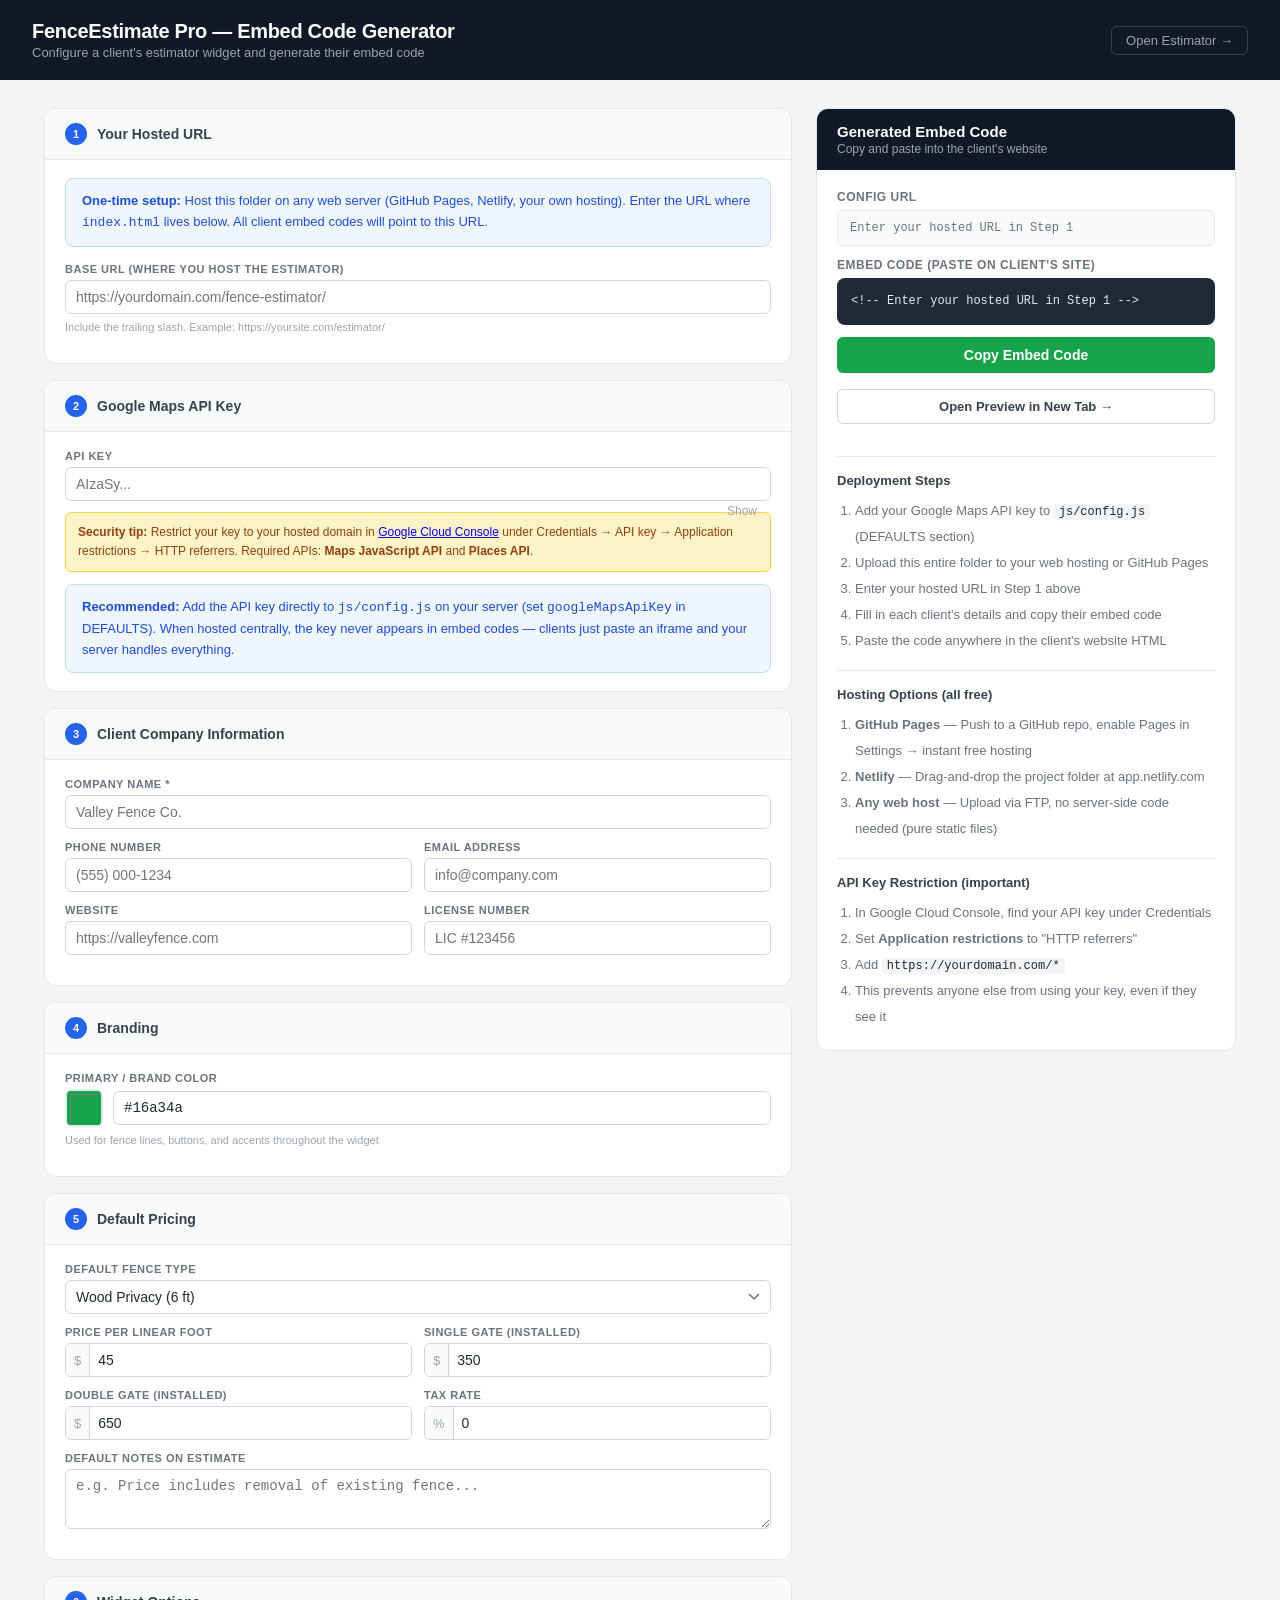
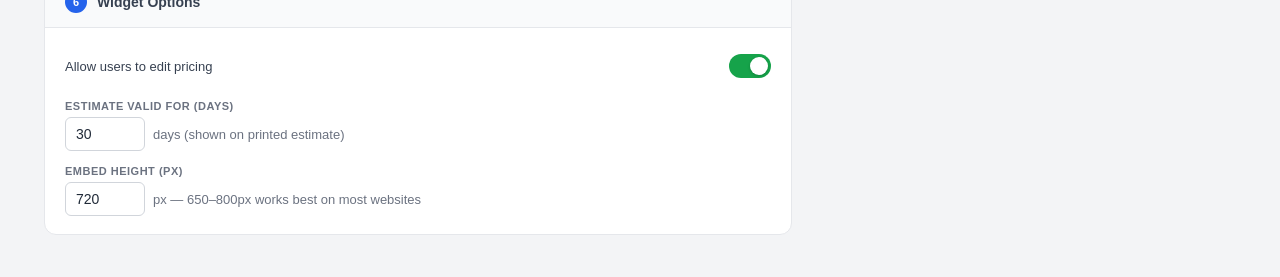
<file: admin.html>
<!DOCTYPE html>
<html lang="en">
<head>
<meta charset="UTF-8">
<meta name="viewport" content="width=device-width, initial-scale=1.0">
<title>FenceEstimate Pro — Embed Code Generator</title>
<style>
*,*::before,*::after{box-sizing:border-box;margin:0;padding:0}
body{font-family:-apple-system,BlinkMacSystemFont,'Segoe UI',Roboto,sans-serif;font-size:14px;color:#1f2937;background:#f3f4f6;min-height:100vh}

/* ── HEADER ── */
.admin-header{background:#111827;color:#fff;padding:20px 32px;display:flex;align-items:center;justify-content:space-between;gap:16px;flex-wrap:wrap}
.admin-header h1{font-size:20px;font-weight:700;letter-spacing:-.3px}
.admin-header p{font-size:13px;color:#9ca3af;margin-top:2px}
.back-link{color:#9ca3af;font-size:13px;text-decoration:none;padding:6px 14px;border:1px solid #374151;border-radius:6px;white-space:nowrap;transition:color .15s,border-color .15s}
.back-link:hover{color:#fff;border-color:#6b7280}

/* ── LAYOUT ── */
.admin-body{max-width:1240px;margin:0 auto;padding:28px 24px;display:grid;grid-template-columns:1fr 420px;gap:24px;align-items:start}
@media(max-width:860px){.admin-body{grid-template-columns:1fr}}

/* ── CARDS ── */
.card{background:#fff;border:1px solid #e5e7eb;border-radius:12px;overflow:hidden;margin-bottom:16px}
.card-head{padding:14px 20px;background:#f9fafb;border-bottom:1px solid #e5e7eb;display:flex;align-items:center;gap:10px}
.card-head h2{font-size:14px;font-weight:700;color:#374151}
.card-num{width:22px;height:22px;border-radius:50%;background:#2563eb;color:#fff;font-size:11px;font-weight:700;display:flex;align-items:center;justify-content:center;flex-shrink:0}
.card-body{padding:18px 20px}

/* ── FORM ── */
.form-row{display:grid;grid-template-columns:1fr 1fr;gap:12px;margin-bottom:12px}
.form-row.single{grid-template-columns:1fr}
.form-group{display:flex;flex-direction:column;gap:5px}
.form-group label{font-size:11px;font-weight:700;text-transform:uppercase;letter-spacing:.5px;color:#6b7280}
.form-group input,.form-group select,.form-group textarea{border:1px solid #d1d5db;border-radius:6px;padding:8px 10px;font-size:14px;color:#1f2937;outline:none;transition:border-color .15s;background:#fff;width:100%}
.form-group input:focus,.form-group select:focus,.form-group textarea:focus{border-color:#2563eb}
.form-group textarea{resize:vertical;min-height:60px}
.form-group .hint{font-size:11px;color:#9ca3af;margin-top:2px}
.form-group select{-webkit-appearance:none;appearance:none;background-image:url("data:image/svg+xml,%3Csvg xmlns='http://www.w3.org/2000/svg' width='12' height='8' viewBox='0 0 12 8'%3E%3Cpath d='M1 1l5 5 5-5' stroke='%236b7280' stroke-width='1.5' fill='none'/%3E%3C/svg%3E");background-repeat:no-repeat;background-position:right 10px center;padding-right:28px}

/* Color picker */
.color-row{display:flex;align-items:center;gap:10px}
.color-swatch{width:38px;height:38px;border-radius:6px;border:2px solid #e5e7eb;cursor:pointer;flex-shrink:0;padding:0;overflow:hidden}
.color-swatch input[type="color"]{width:56px;height:56px;border:none;cursor:pointer;transform:translate(-9px,-9px);background:none}
.color-hex{flex:1;font-family:monospace;font-size:13px}

/* Input with prefix */
.input-prefix{display:flex;border:1px solid #d1d5db;border-radius:6px;overflow:hidden;transition:border-color .15s}
.input-prefix:focus-within{border-color:#2563eb}
.input-prefix span{background:#f9fafb;padding:0 8px;color:#9ca3af;font-size:13px;border-right:1px solid #d1d5db;display:flex;align-items:center}
.input-prefix input{border:none!important;border-radius:0!important;padding:8px 8px!important;flex:1;min-width:0}

/* Toggle */
.toggle-row{display:flex;align-items:center;justify-content:space-between;padding:8px 0}
.toggle-row label{font-size:13px;color:#374151;font-weight:500}
.toggle{position:relative;width:42px;height:24px}
.toggle input{opacity:0;width:0;height:0}
.toggle-slider{position:absolute;inset:0;background:#d1d5db;border-radius:12px;cursor:pointer;transition:background .2s}
.toggle-slider::before{content:'';position:absolute;width:18px;height:18px;left:3px;top:3px;background:#fff;border-radius:50%;transition:transform .2s;box-shadow:0 1px 3px rgba(0,0,0,.2)}
.toggle input:checked + .toggle-slider{background:#16a34a}
.toggle input:checked + .toggle-slider::before{transform:translateX(18px)}

/* ── RIGHT PANEL ── */
.embed-card{background:#fff;border:1px solid #e5e7eb;border-radius:12px;overflow:hidden;position:sticky;top:24px}
.embed-card-head{padding:14px 20px;background:#111827;color:#fff}
.embed-card-head h2{font-size:15px;font-weight:700}
.embed-card-head p{font-size:12px;color:#9ca3af;margin-top:2px}
.embed-body{padding:20px}

.url-display{background:#f9fafb;border:1px solid #e5e7eb;border-radius:6px;padding:10px 12px;font-size:12px;color:#6b7280;word-break:break-all;margin-bottom:12px;font-family:monospace;max-height:60px;overflow-y:auto}

.code-block{position:relative;background:#1f2937;color:#e2e8f0;border-radius:8px;padding:14px;font-family:monospace;font-size:12px;line-height:1.6;white-space:pre-wrap;word-break:break-all;margin-bottom:12px;max-height:180px;overflow-y:auto}

.btn-copy{width:100%;padding:10px;background:#16a34a;color:#fff;border:none;border-radius:6px;font-size:14px;font-weight:700;cursor:pointer;transition:background .15s;margin-bottom:16px}
.btn-copy:hover{background:#15803d}
.btn-copy.copied{background:#2563eb}

.preview-btn{width:100%;padding:9px;background:#fff;border:1px solid #d1d5db;border-radius:6px;font-size:13px;color:#374151;cursor:pointer;transition:background .15s;margin-bottom:16px;font-weight:600}
.preview-btn:hover{background:#f9fafb}

.divider{border:none;border-top:1px solid #e5e7eb;margin:16px 0}

.instructions h3{font-size:13px;font-weight:700;color:#374151;margin-bottom:10px}
.instructions ol{padding-left:18px;color:#6b7280;font-size:13px;line-height:2}
.instructions code{background:#f3f4f6;padding:1px 5px;border-radius:4px;font-family:monospace;font-size:12px;color:#1f2937}
.instructions a{color:#2563eb}

/* ── NOTICE BANNER ── */
.notice{background:#eff6ff;border:1px solid #bfdbfe;border-radius:8px;padding:12px 16px;font-size:13px;color:#1d4ed8;margin-bottom:16px;line-height:1.6}
.notice strong{font-weight:700}

/* ── HEIGHT CONTROL ── */
.height-preview{display:flex;align-items:center;gap:8px}
.height-preview input{width:80px}
.height-preview span{color:#6b7280;font-size:13px}

/* ── API KEY SECTION ── */
.apikey-group{position:relative}
.apikey-toggle{position:absolute;right:10px;top:50%;transform:translateY(-50%);background:none;border:none;cursor:pointer;color:#9ca3af;font-size:12px;padding:2px 4px}
.apikey-group input{padding-right:60px}
.api-warning{background:#fef3c7;border:1px solid #fcd34d;border-radius:6px;padding:10px 12px;font-size:12px;color:#92400e;margin-top:6px;line-height:1.6}
</style>
</head>
<body>

<header class="admin-header">
    <div>
        <h1>FenceEstimate Pro — Embed Code Generator</h1>
        <p>Configure a client's estimator widget and generate their embed code</p>
    </div>
    <a href="index.html" class="back-link">Open Estimator &rarr;</a>
</header>

<div class="admin-body">

    <!-- ===== LEFT: CONFIGURATION FORM ===== -->
    <div class="form-column">

        <!-- STEP 1: Hosted URL -->
        <div class="card">
            <div class="card-head"><div class="card-num">1</div><h2>Your Hosted URL</h2></div>
            <div class="card-body">
                <div class="notice">
                    <strong>One-time setup:</strong> Host this folder on any web server (GitHub Pages, Netlify, your own hosting).
                    Enter the URL where <code>index.html</code> lives below. All client embed codes will point to this URL.
                </div>
                <div class="form-row single">
                    <div class="form-group">
                        <label>Base URL (where you host the estimator)</label>
                        <input type="url" id="base-url" placeholder="https://yourdomain.com/fence-estimator/" value="" />
                        <span class="hint">Include the trailing slash. Example: https://yoursite.com/estimator/</span>
                    </div>
                </div>
            </div>
        </div>

        <!-- STEP 2: Google Maps API Key -->
        <div class="card">
            <div class="card-head"><div class="card-num">2</div><h2>Google Maps API Key</h2></div>
            <div class="card-body">
                <div class="form-row single">
                    <div class="form-group apikey-group">
                        <label>API Key</label>
                        <input type="password" id="api-key" placeholder="AIzaSy..." autocomplete="off" />
                        <button class="apikey-toggle" type="button" onclick="toggleApiKeyVisibility()">Show</button>
                        <div class="api-warning">
                            <strong>Security tip:</strong> Restrict your key to your hosted domain in
                            <a href="https://console.cloud.google.com" target="_blank">Google Cloud Console</a>
                            under Credentials &rarr; API key &rarr; Application restrictions &rarr; HTTP referrers.
                            Required APIs: <strong>Maps JavaScript API</strong> and <strong>Places API</strong>.
                        </div>
                    </div>
                </div>
                <div class="notice" style="margin-top:10px;margin-bottom:0">
                    <strong>Recommended:</strong> Add the API key directly to <code>js/config.js</code> on your server
                    (set <code>googleMapsApiKey</code> in DEFAULTS). When hosted centrally, the key never appears in embed codes —
                    clients just paste an iframe and your server handles everything.
                </div>
            </div>
        </div>

        <!-- STEP 3: Company Information -->
        <div class="card">
            <div class="card-head"><div class="card-num">3</div><h2>Client Company Information</h2></div>
            <div class="card-body">
                <div class="form-row single">
                    <div class="form-group">
                        <label>Company Name *</label>
                        <input type="text" id="company-name" placeholder="Valley Fence Co." maxlength="60" />
                    </div>
                </div>
                <div class="form-row">
                    <div class="form-group">
                        <label>Phone Number</label>
                        <input type="tel" id="phone" placeholder="(555) 000-1234" />
                    </div>
                    <div class="form-group">
                        <label>Email Address</label>
                        <input type="email" id="email" placeholder="info@company.com" />
                    </div>
                </div>
                <div class="form-row">
                    <div class="form-group">
                        <label>Website</label>
                        <input type="url" id="website" placeholder="https://valleyfence.com" />
                    </div>
                    <div class="form-group">
                        <label>License Number</label>
                        <input type="text" id="license" placeholder="LIC #123456" />
                    </div>
                </div>
            </div>
        </div>

        <!-- STEP 4: Branding -->
        <div class="card">
            <div class="card-head"><div class="card-num">4</div><h2>Branding</h2></div>
            <div class="card-body">
                <div class="form-row single">
                    <div class="form-group">
                        <label>Primary / Brand Color</label>
                        <div class="color-row">
                            <div class="color-swatch" id="color-swatch-wrap">
                                <input type="color" id="color-picker" value="#16a34a" />
                            </div>
                            <input type="text" id="color-hex" class="color-hex" value="#16a34a" maxlength="7" placeholder="#16a34a" />
                        </div>
                        <span class="hint">Used for fence lines, buttons, and accents throughout the widget</span>
                    </div>
                </div>
            </div>
        </div>

        <!-- STEP 5: Default Pricing -->
        <div class="card">
            <div class="card-head"><div class="card-num">5</div><h2>Default Pricing</h2></div>
            <div class="card-body">
                <div class="form-row single">
                    <div class="form-group">
                        <label>Default Fence Type</label>
                        <select id="fence-type">
                            <option value="wood">Wood Privacy (6 ft)</option>
                            <option value="vinyl">Vinyl Privacy (6 ft)</option>
                            <option value="chain-link">Chain Link</option>
                            <option value="aluminum">Aluminum Ornamental</option>
                            <option value="split-rail">Split Rail (3-rail)</option>
                            <option value="custom">Custom / Other</option>
                        </select>
                    </div>
                </div>
                <div class="form-row">
                    <div class="form-group">
                        <label>Price Per Linear Foot</label>
                        <div class="input-prefix">
                            <span>$</span>
                            <input type="number" id="per-foot" value="45" min="0" step="0.01" />
                        </div>
                    </div>
                    <div class="form-group">
                        <label>Single Gate (installed)</label>
                        <div class="input-prefix">
                            <span>$</span>
                            <input type="number" id="single-gate" value="350" min="0" step="1" />
                        </div>
                    </div>
                </div>
                <div class="form-row">
                    <div class="form-group">
                        <label>Double Gate (installed)</label>
                        <div class="input-prefix">
                            <span>$</span>
                            <input type="number" id="double-gate" value="650" min="0" step="1" />
                        </div>
                    </div>
                    <div class="form-group">
                        <label>Tax Rate</label>
                        <div class="input-prefix">
                            <span>%</span>
                            <input type="number" id="tax-rate" value="0" min="0" max="30" step="0.1" />
                        </div>
                    </div>
                </div>
                <div class="form-row single">
                    <div class="form-group">
                        <label>Default Notes on Estimate</label>
                        <textarea id="default-notes" placeholder="e.g. Price includes removal of existing fence..."></textarea>
                    </div>
                </div>
            </div>
        </div>

        <!-- STEP 6: Options -->
        <div class="card">
            <div class="card-head"><div class="card-num">6</div><h2>Widget Options</h2></div>
            <div class="card-body">
                <div class="toggle-row">
                    <label for="allow-edit">Allow users to edit pricing</label>
                    <label class="toggle">
                        <input type="checkbox" id="allow-edit" checked />
                        <span class="toggle-slider"></span>
                    </label>
                </div>
                <div class="form-group" style="margin-top:14px">
                    <label>Estimate Valid For (days)</label>
                    <div class="height-preview">
                        <input type="number" id="valid-days" value="30" min="1" max="365" style="width:80px" />
                        <span>days (shown on printed estimate)</span>
                    </div>
                </div>
                <div class="form-group" style="margin-top:14px">
                    <label>Embed Height (px)</label>
                    <div class="height-preview">
                        <input type="number" id="embed-height" value="720" min="400" max="1200" style="width:80px" />
                        <span>px &mdash; 650–800px works best on most websites</span>
                    </div>
                </div>
            </div>
        </div>

    </div><!-- /.form-column -->

    <!-- ===== RIGHT: OUTPUT ===== -->
    <div class="output-column">
        <div class="embed-card">
            <div class="embed-card-head">
                <h2>Generated Embed Code</h2>
                <p>Copy and paste into the client's website</p>
            </div>
            <div class="embed-body">

                <div style="font-size:12px;font-weight:700;text-transform:uppercase;letter-spacing:.5px;color:#6b7280;margin-bottom:6px">
                    Config URL
                </div>
                <div class="url-display" id="config-url">Fill in the form to generate...</div>

                <div style="font-size:12px;font-weight:700;text-transform:uppercase;letter-spacing:.5px;color:#6b7280;margin:12px 0 6px">
                    Embed Code (paste on client's site)
                </div>
                <div class="code-block" id="embed-code-block">&lt;!-- Fill in the form above --&gt;</div>

                <button class="btn-copy" id="copy-btn" onclick="copyEmbedCode()">
                    Copy Embed Code
                </button>

                <button class="preview-btn" onclick="openPreview()">
                    Open Preview in New Tab &rarr;
                </button>

                <hr class="divider">

                <div class="instructions">
                    <h3>Deployment Steps</h3>
                    <ol>
                        <li>Add your Google Maps API key to <code>js/config.js</code> (DEFAULTS section)</li>
                        <li>Upload this entire folder to your web hosting or GitHub Pages</li>
                        <li>Enter your hosted URL in Step 1 above</li>
                        <li>Fill in each client's details and copy their embed code</li>
                        <li>Paste the code anywhere in the client's website HTML</li>
                    </ol>

                    <hr class="divider">
                    <h3>Hosting Options (all free)</h3>
                    <ol>
                        <li><strong>GitHub Pages</strong> — Push to a GitHub repo, enable Pages in Settings &rarr; instant free hosting</li>
                        <li><strong>Netlify</strong> — Drag-and-drop the project folder at app.netlify.com</li>
                        <li><strong>Any web host</strong> — Upload via FTP, no server-side code needed (pure static files)</li>
                    </ol>

                    <hr class="divider">
                    <h3>API Key Restriction (important)</h3>
                    <ol>
                        <li>In Google Cloud Console, find your API key under Credentials</li>
                        <li>Set <strong>Application restrictions</strong> to "HTTP referrers"</li>
                        <li>Add <code>https://yourdomain.com/*</code></li>
                        <li>This prevents anyone else from using your key, even if they see it</li>
                    </ol>
                </div>

            </div>
        </div>
    </div>

</div><!-- /.admin-body -->

<script>
// ── Inputs that trigger embed regeneration ──
const INPUTS = [
    'base-url','api-key','company-name','phone','email','website','license',
    'color-hex','fence-type','per-foot','single-gate','double-gate','tax-rate',
    'default-notes','allow-edit','valid-days','embed-height'
];

INPUTS.forEach(id => {
    const el = document.getElementById(id);
    if (!el) return;
    el.addEventListener('input',  generateEmbed);
    el.addEventListener('change', generateEmbed);
});

// Color picker ↔ hex input sync
document.getElementById('color-picker').addEventListener('input', function () {
    document.getElementById('color-hex').value = this.value;
    document.getElementById('color-swatch-wrap').style.background = this.value;
    generateEmbed();
});
document.getElementById('color-hex').addEventListener('input', function () {
    const hex = this.value.startsWith('#') ? this.value : '#' + this.value;
    if (/^#[0-9A-Fa-f]{6}$/.test(hex)) {
        document.getElementById('color-picker').value = hex;
        document.getElementById('color-swatch-wrap').style.background = hex;
    }
    generateEmbed();
});

// Initialise color swatch
document.getElementById('color-swatch-wrap').style.background =
    document.getElementById('color-picker').value;

// ── Generate embed code ──
function generateEmbed() {
    const baseUrl = (document.getElementById('base-url').value || '').trim().replace(/\/?$/, '/');
    if (!baseUrl || baseUrl === '/') {
        document.getElementById('config-url').textContent     = 'Enter your hosted URL in Step 1';
        document.getElementById('embed-code-block').textContent = '<!-- Enter your hosted URL in Step 1 -->';
        return;
    }

    const p = new URLSearchParams();

    const apiKey = document.getElementById('api-key').value.trim();
    if (apiKey && apiKey !== 'YOUR_GOOGLE_MAPS_API_KEY') p.set('apiKey', apiKey);

    const company = document.getElementById('company-name').value.trim();
    if (company) p.set('company', company);

    const color = document.getElementById('color-hex').value.trim().replace('#','');
    if (color && color !== '16a34a') p.set('color', color);

    const phone = document.getElementById('phone').value.trim();
    if (phone) p.set('phone', phone);

    const email = document.getElementById('email').value.trim();
    if (email) p.set('email', email);

    const website = document.getElementById('website').value.trim();
    if (website) p.set('website', website);

    const license = document.getElementById('license').value.trim();
    if (license) p.set('license', license);

    const fenceType = document.getElementById('fence-type').value;
    if (fenceType !== 'wood') p.set('fenceType', fenceType);

    const perFoot = document.getElementById('per-foot').value;
    if (perFoot && parseFloat(perFoot) !== 45) p.set('perFoot', perFoot);

    const sg = document.getElementById('single-gate').value;
    if (sg && parseFloat(sg) !== 350) p.set('singleGate', sg);

    const dg = document.getElementById('double-gate').value;
    if (dg && parseFloat(dg) !== 650) p.set('doubleGate', dg);

    const tax = document.getElementById('tax-rate').value;
    if (tax && parseFloat(tax) !== 0) p.set('taxRate', tax);

    if (!document.getElementById('allow-edit').checked) p.set('allowEdit', 'false');

    const valid = document.getElementById('valid-days').value;
    if (valid && parseInt(valid) !== 30) p.set('validDays', valid);

    const notes = document.getElementById('default-notes').value.trim();
    if (notes) p.set('notes', notes);

    const qs      = p.toString();
    const fullUrl = baseUrl + 'index.html' + (qs ? '?' + qs : '');
    const height  = document.getElementById('embed-height').value || '720';

    document.getElementById('config-url').textContent = fullUrl;

    const code =
`<!-- FenceEstimate Pro — ${company || 'Fence Estimator'} -->
<iframe
  src="${fullUrl}"
  width="100%"
  height="${height}"
  frameborder="0"
  style="border-radius:10px;border:1px solid #e5e7eb;display:block;"
  title="Fence Installation Estimator"
  loading="lazy"
  allow="geolocation"
></iframe>`;

    document.getElementById('embed-code-block').textContent = code;
}

function copyEmbedCode() {
    const text = document.getElementById('embed-code-block').textContent;
    if (!text || text.includes('Fill in') || text.includes('Enter your')) return;
    navigator.clipboard.writeText(text).then(() => {
        const btn = document.getElementById('copy-btn');
        btn.textContent = 'Copied!';
        btn.classList.add('copied');
        setTimeout(() => {
            btn.textContent = 'Copy Embed Code';
            btn.classList.remove('copied');
        }, 2000);
    });
}

function openPreview() {
    const url = document.getElementById('config-url').textContent.trim();
    if (!url || url.includes('Enter') || url.includes('Fill in')) return;
    window.open(url, '_blank');
}

function toggleApiKeyVisibility() {
    const input = document.getElementById('api-key');
    const btn   = document.querySelector('.apikey-toggle');
    if (input.type === 'password') {
        input.type = 'text';
        btn.textContent = 'Hide';
    } else {
        input.type = 'password';
        btn.textContent = 'Show';
    }
}

// Initial generate
generateEmbed();
</script>

</body>
</html>
</file>
